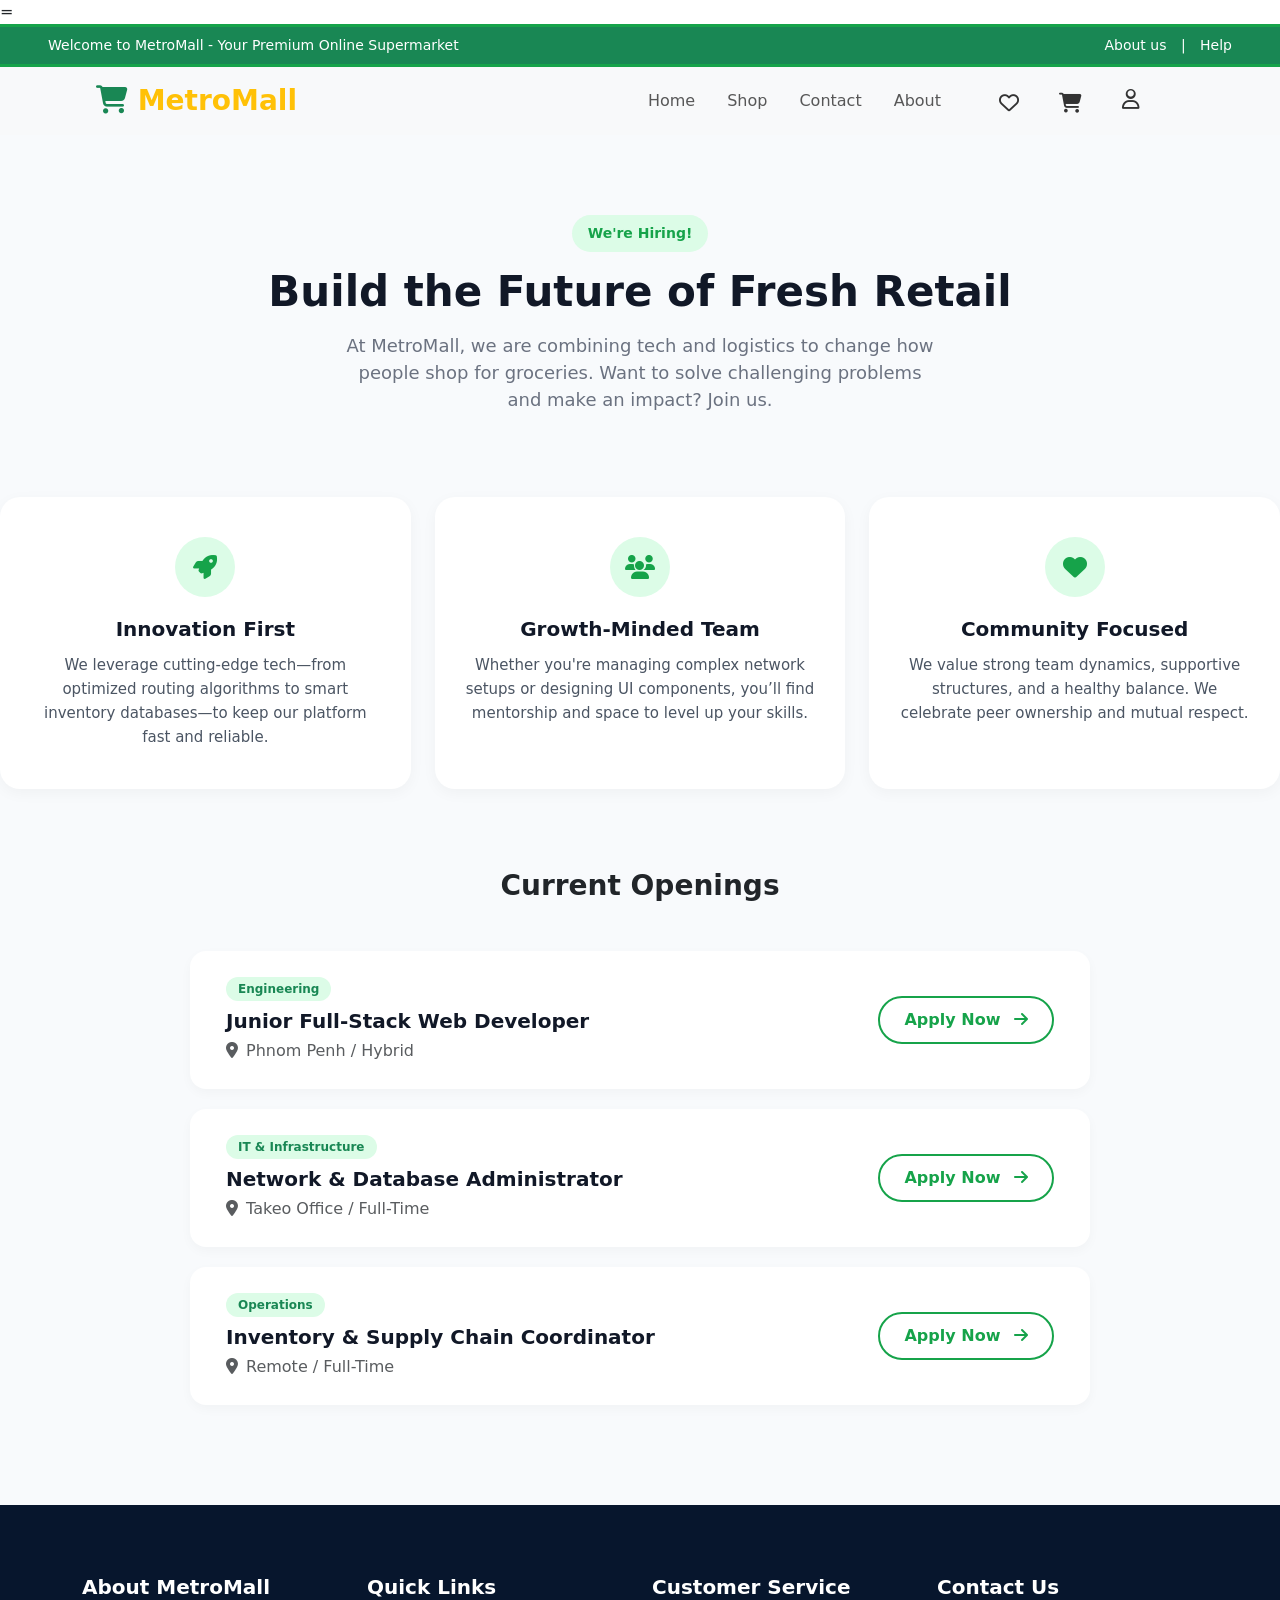
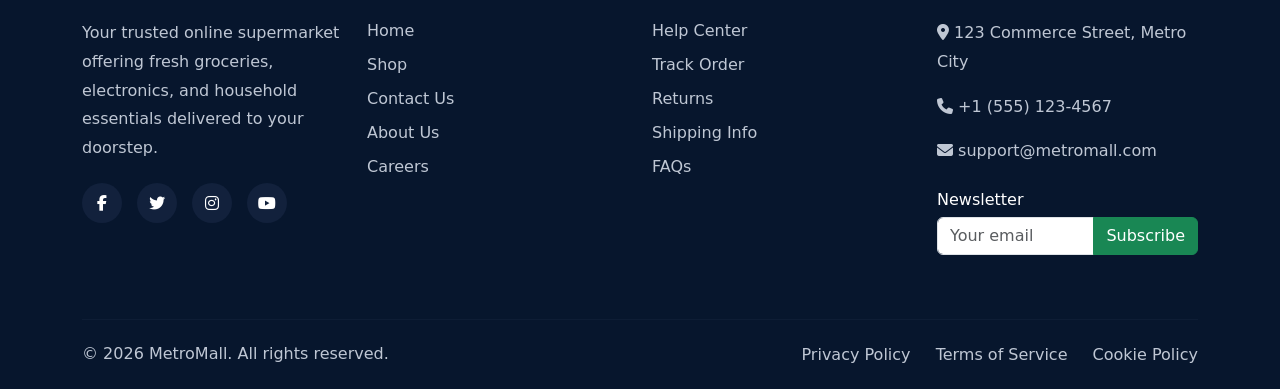
<file: career.html>
=<!doctype html>
<html lang="en">
  <head>
    <meta charset="UTF-8" />
    <meta name="viewport" content="width=device-width, initial-scale=1.0" />
    <title>METROMALL-Contatc</title>
    <link
      href="https://cdn.jsdelivr.net/npm/bootstrap@5.3.3/dist/css/bootstrap.min.css"
      rel="stylesheet"
    />
    <link
      href="https://cdnjs.cloudflare.com/ajax/libs/font-awesome/6.5.2/css/all.min.css"
      rel="stylesheet"
    />
    <link rel="stylesheet" href="style.css">
  </head>
  <body>
    <section class="top-bar">
      <div
        class="container-fluid px-lg-5 px-3 d-flex justify-content-between bg-success p-2">
        <span>Welcome to MetroMall - Your Premium Online Supermarket</span>

        <div>
          <a href="#footer-about">About us</a>
          <a href="#">|</a>
          <a href="#">Help</a>
        </div>
      </div>
    </section>
    <nav class="navbar navbar-expand-lg navbar-light bg-light">
      <div class="container px-lg-5 px-3 d-flex align-items-center justify-content-between ms-5">

        <a class="navbar-brand fw-bold fs-3 text-warning mr-2" href="index.html">
          <i class="fa-solid fa-cart-shopping text-success "></i>
          MetroMall
        </a>
        <button
          class="navbar-toggler"
          type="button"
          data-bs-toggle="collapse"
          data-bs-target="#navbarNav"
          aria-controls="navbarNav"
          aria-expanded="false"
          aria-label="Toggle navigation"
        >
          <span class="navbar-toggler-icon"></span>
        </button>
        <div class="collapse navbar-collapse" id="navbarNav">
          <ul class="navbar-nav ms-auto gap-3">
            <li class="nav-item">
              <a class="nav-link" href="index.html">Home</a>
            </li>
            <li class="nav-item">
              <a class="nav-link" href="shop.html">Shop</a>
            </li>
            <li class="nav-item">
              <a class="nav-link" href="contact.html">Contact</a>
            </li>
            <li class="nav-item">
              <a class="nav-link" href="#footer-about">About</a>
            </li>
          </ul>
        </div>
        <div class="navbar-icons">

    <a href="wishlist.html">
        <i class="fa-regular fa-heart mt-1"></i>
    </a>

    <a href="cart.html">
        <i class="fa-solid fa-cart-shopping mt-1"></i>
    </a>
    <a href="login.html" id="navbar-user-link">
    <i class="fa-regular fa-user"></i>
</a>

        </div>
      </div>
    </nav>
   <section class="careers-section">
  <div class="page-container">
    
    <div class="careers-header text-center">
      <span class="section-tag">We're Hiring!</span>
      <h2 class="section-title">Build the Future of Fresh Retail</h2>
      <p class="section-description mx-auto">
        At MetroMall, we are combining tech and logistics to change how people shop for groceries. Want to solve challenging problems and make an impact? Join us.
      </p>
    </div>

    <div class="row values-grid g-4 mt-2">
      <div class="col-md-4">
        <div class="value-card">
          <div class="value-icon"><i class="fa-solid fa-rocket"></i></div>
          <h5>Innovation First</h5>
          <p>We leverage cutting-edge tech—from optimized routing algorithms to smart inventory databases—to keep our platform fast and reliable.</p>
        </div>
      </div>
      <div class="col-md-4">
        <div class="value-card">
          <div class="value-icon"><i class="fa-solid fa-users"></i></div>
          <h5>Growth-Minded Team</h5>
          <p>Whether you're managing complex network setups or designing UI components, you’ll find mentorship and space to level up your skills.</p>
        </div>
      </div>
      <div class="col-md-4">
        <div class="value-card">
          <div class="value-icon"><i class="fa-solid fa-heart"></i></div>
          <h5>Community Focused</h5>
          <p>We value strong team dynamics, supportive structures, and a healthy balance. We celebrate peer ownership and mutual respect.</p>
        </div>
      </div>
    </div>

    <div class="openings-container">
      <h3 class="text-center fw-bold mb-5 text-dark">Current Openings</h3>
      
      <div class="job-card d-flex justify-content-between align-items-center flex-wrap">
        <div class="job-info">
          <span class="badge bg-success-light text-success mb-2">Engineering</span>
          <h4>Junior Full-Stack Web Developer</h4>
          <p class="mb-0 text-muted"><i class="fa-solid fa-location-dot me-2"></i>Phnom Penh / Hybrid</p>
        </div>
        <div class="job-action">
          <a href="contact.html" class="btn btn-apply">Apply Now <i class="fa-solid fa-arrow-right ms-2"></i></a>
        </div>
      </div>

      <div class="job-card d-flex justify-content-between align-items-center flex-wrap">
        <div class="job-info">
          <span class="badge bg-success-light text-success mb-2">IT & Infrastructure</span>
          <h4>Network & Database Administrator</h4>
          <p class="mb-0 text-muted"><i class="fa-solid fa-location-dot me-2"></i>Takeo Office / Full-Time</p>
        </div>
        <div class="job-action">
          <a href="contact.html" class="btn btn-apply">Apply Now <i class="fa-solid fa-arrow-right ms-2"></i></a>
        </div>
      </div>

      <div class="job-card d-flex justify-content-between align-items-center flex-wrap">
        <div class="job-info">
          <span class="badge bg-success-light text-success mb-2">Operations</span>
          <h4>Inventory & Supply Chain Coordinator</h4>
          <p class="mb-0 text-muted"><i class="fa-solid fa-location-dot me-2"></i>Remote / Full-Time</p>
        </div>
        <div class="job-action">
          <a href="contact.html" class="btn btn-apply">Apply Now <i class="fa-solid fa-arrow-right ms-2"></i></a>
        </div>
      </div>

    </div>

  </div>
</section>

    <!--footer-->
    <footer class="footer">
    <div class="container">

        <div class="row">

            <!-- About -->
            <div class="col-lg-3 col-md-6 mb-4" id="footer-about">
                <h5>About MetroMall</h5>

                <p>
                    Your trusted online supermarket offering
                    fresh groceries, electronics, and household
                    essentials delivered to your doorstep.
                </p>

                <div class="social-icons">
                    <a href="#"><i class="fab fa-facebook-f"></i></a>
                    <a href="#"><i class="fab fa-twitter"></i></a>
                    <a href="#"><i class="fab fa-instagram"></i></a>
                    <a href="#"><i class="fab fa-youtube"></i></a>
                </div>
            </div>

            <!-- Quick Links -->
            <div class="col-lg-3 col-md-6 mb-4">
                <h5>Quick Links</h5>

                <ul class="footer-links">
                    <li><a href="index.html">Home</a></li>
                    <li><a href="shop.html">Shop</a></li>
                    <li><a href="contact.html">Contact Us</a></li>
                    <li><a href="#footer-about">About Us</a></li>
                    <li><a href="career.html">Careers</a></li>
                </ul>
            </div>

            <!-- Customer Service -->
            <div class="col-lg-3 col-md-6 mb-4">
                <h5>Customer Service</h5>

                <ul class="footer-links">
                    <li><a href="#">Help Center</a></li>
                    <li><a href="#">Track Order</a></li>
                    <li><a href="#">Returns</a></li>
                    <li><a href="#">Shipping Info</a></li>
                    <li><a href="#">FAQs</a></li>
                </ul>
            </div>

            <!-- Contact -->
            <div class="col-lg-3 col-md-6 mb-4">
                <h5>Contact Us</h5>

                <p>
                    <i class="fas fa-location-dot"></i>
                    123 Commerce Street, Metro City
                </p>

                <p>
                    <i class="fas fa-phone"></i>
                    +1 (555) 123-4567
                </p>

                <p>
                    <i class="fas fa-envelope"></i>
                    support@metromall.com
                </p>

                <h6 class="mt-4">Newsletter</h6>

                <div class="input-group">
                    <input type="email"
                           class="form-control"
                           placeholder="Your email">

                    <button class="btn btn-success">
                        Subscribe
                    </button>
                </div>
            </div>

        </div>

        <hr>

        <div class="footer-bottom">

            <p>
                © 2026 MetroMall. All rights reserved.
            </p>

            <div>
                <a href="#">Privacy Policy</a>
                <a href="#">Terms of Service</a>
                <a href="#">Cookie Policy</a>
            </div>

        </div>

    </div>
</footer>

<div class="modal fade" id="loginModal" tabindex="-1" aria-labelledby="loginModalLabel" aria-hidden="true">
    <div class="modal-dialog modal-dialog-centered" style="max-width: 400px;">
        <div class="modal-content border-0 shadow p-3">
            <div class="modal-header border-0 justify-content-center position-relative">
                <h4 class="modal-title fw-bold text-center w-100" id="loginModalLabel">Welcome Back</h4>
                <button type="button" class="btn-close position-absolute end-0 top-0 mt-2 me-2" data-bs-dismiss="modal" aria-label="Close"></button>
            </div>
            <div class="modal-body text-center">
                <form id="loginForm">
                    <div class="mb-3 text-start">
                        <label class="form-label small fw-bold text-muted">Your Name</label>
                        <input type="text" id="loginUsername" class="form-control" placeholder="Enter your name" required>
                    </div>
                    <div class="mb-4 text-start">
                        <label class="form-label small fw-bold text-muted">Password</label>
                        <input type="password" class="form-control" placeholder="••••••••" required>
                    </div>
                    <button type="submit" class="btn btn-success w-100 fw-bold py-2">
                        Sign In <i class="fa-solid fa-right-to-bracket ms-2"></i>
                    </button>
                </form>
            </div>
        </div>
    </div>
</div>

    <script src="https://cdn.jsdelivr.net/npm/bootstrap@5.3.3/dist/js/bootstrap.bundle.min.js"></script>
    <script src="script.js"></script>
  </body>
</html>
</file>
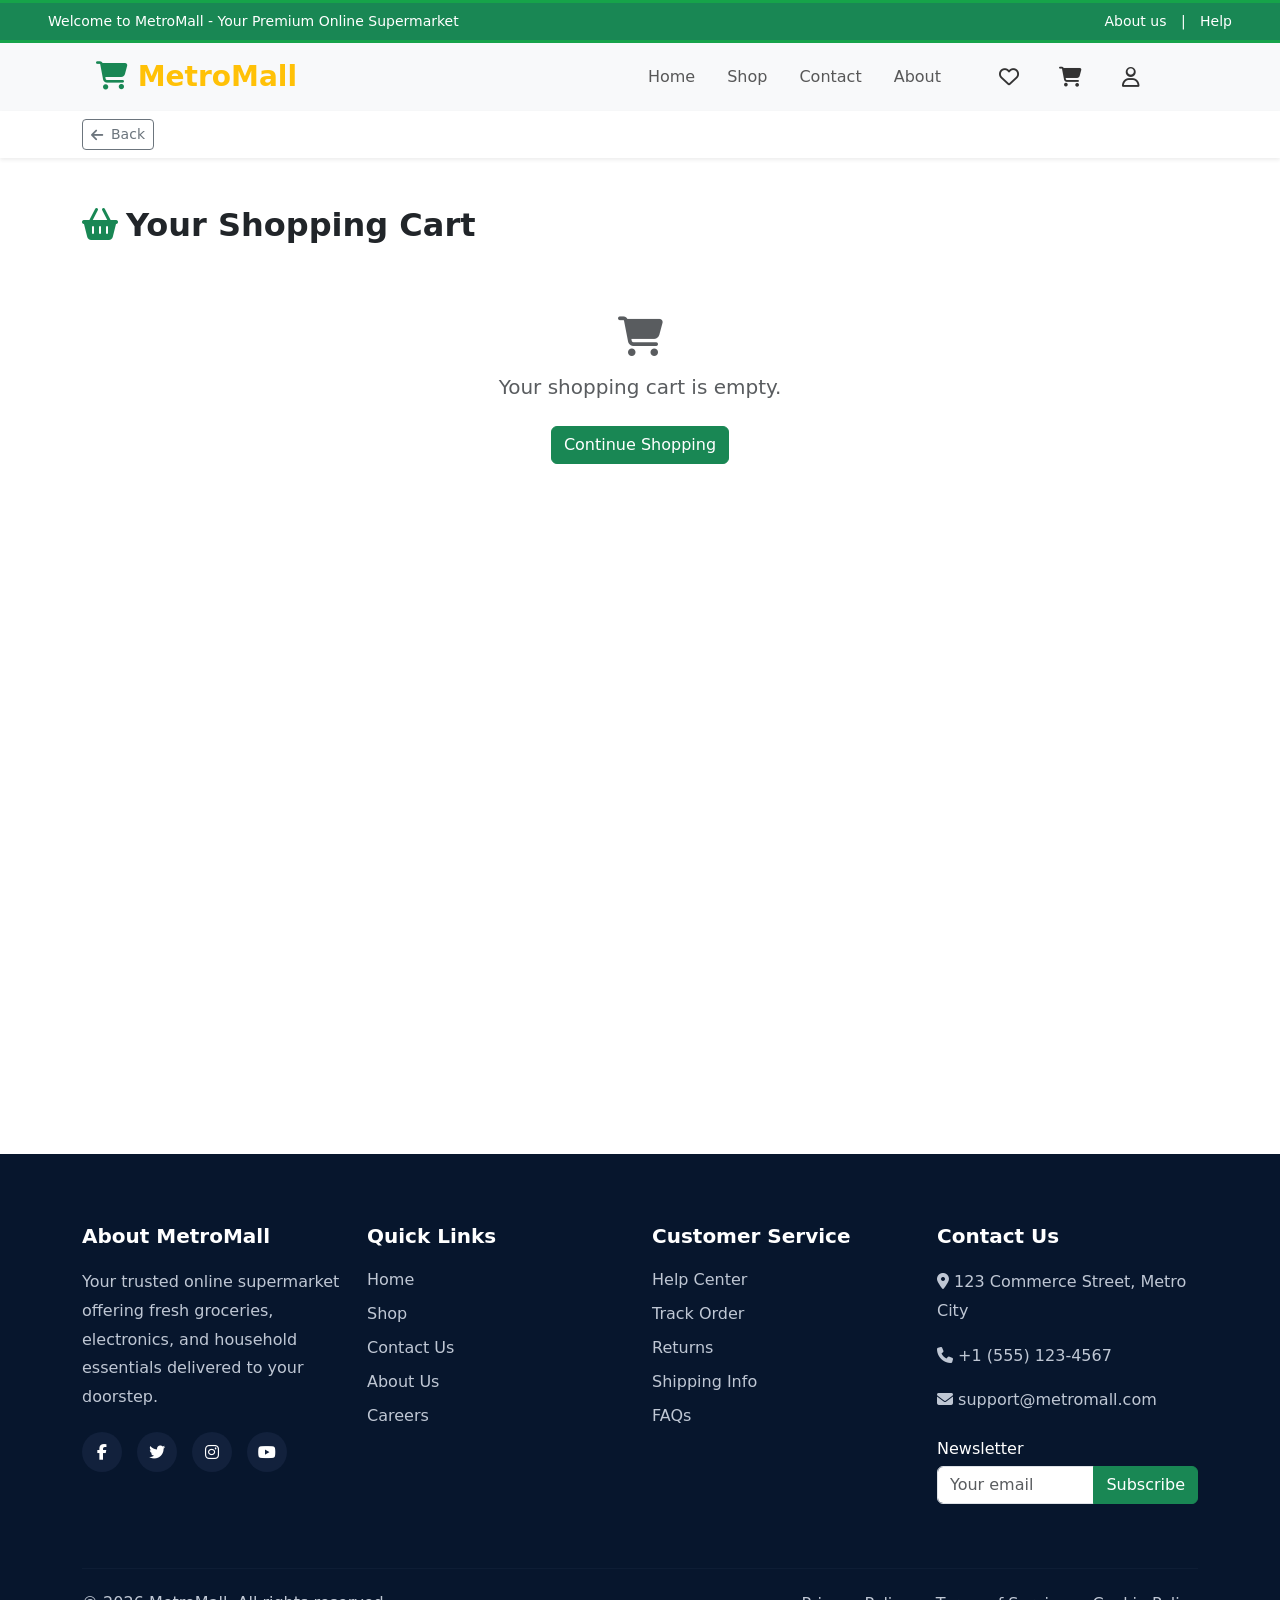
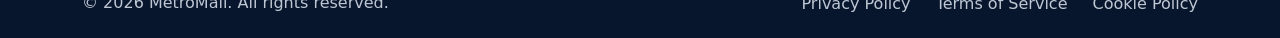
<file: cart.html>
<!doctype html>
<html lang="en">
  <head>
    <meta charset="UTF-8" />
    <meta name="viewport" content="width=device-width, initial-scale=1.0" />
    <title>METROMALL-Cart</title>
    <link
      href="https://cdn.jsdelivr.net/npm/bootstrap@5.3.3/dist/css/bootstrap.min.css"
      rel="stylesheet"
    />
    <link
      href="https://cdnjs.cloudflare.com/ajax/libs/font-awesome/6.5.2/css/all.min.css"
      rel="stylesheet"
    />
    <link rel="stylesheet" href="style.css">
  </head>
  <body>
    <section class="top-bar">
      <div
        class="container-fluid px-lg-5 px-3 d-flex justify-content-between bg-success p-2">
        <span>Welcome to MetroMall - Your Premium Online Supermarket</span>

        <div>
          <a href="#footer-about">About us</a>
          <a href="#">|</a>
          <a href="#">Help</a>
        </div>
      </div>
    </section>
    <nav class="navbar navbar-expand-lg navbar-light bg-light">
      <div class="container px-lg-5 px-3 d-flex align-items-center justify-content-between ms-5">

        <a class="navbar-brand fw-bold fs-3 text-warning mr-2" href="index.html">
          <i class="fa-solid fa-cart-shopping text-success "></i>
          MetroMall
        </a>
        <button
          class="navbar-toggler"
          type="button"
          data-bs-toggle="collapse"
          data-bs-target="#navbarNav"
          aria-controls="navbarNav"
          aria-expanded="false"
          aria-label="Toggle navigation"
        >
          <span class="navbar-toggler-icon"></span>
        </button>
        <div class="collapse navbar-collapse" id="navbarNav">
          <ul class="navbar-nav ms-auto gap-3">
            <li class="nav-item">
              <a class="nav-link" href="index.html">Home</a>
            </li>
            <li class="nav-item">
              <a class="nav-link" href="shop.html">Shop</a>
            </li>
            <li class="nav-item">
              <a class="nav-link" href="contact.html">Contact</a>
            </li>
            <li class="nav-item">
              <a class="nav-link" href="#footer-about">About</a>
            </li>
          </ul>
        </div>
        <div class="navbar-icons">

    <a href="wishlist.html">
        <i class="fa-regular fa-heart mt-1"></i>
    </a>

    <a href="cart.html">
        <i class="fa-solid fa-cart-shopping mt-1"></i>
    </a>

    <a href="login.html" id="navbar-user-link">
    <i class="fa-regular fa-user"></i>
</a>
        </div>
      </div>
    </nav>
    <nav class="navbar navbar-light bg-white shadow-sm mb-4">
    <div class="container d-flex justify-content-between align-items-center">
        <a href="#" onclick="history.back(); return false;" class="btn btn-outline-secondary btn-sm d-flex align-items-center gap-2">
    <i class="fa-solid fa-arrow-left"></i> <span>Back</span>
</a>
        <div style="width: 75px;" class="d-none d-md-block"></div>
    </div>
</nav>
<div class="container my-5 min-vh-100">
        <h2 class="fw-bold mb-4"><i class="fa-solid fa-basket-shopping text-success me-2"></i>Your Shopping Cart</h2>
        
        <div id="cart-container">
            <p class="text-muted">Loading your cart items...</p>
        </div>
    </div>



    <!--footer-->
    <footer class="footer">
    <div class="container">

        <div class="row">

            <!-- About -->
            <div class="col-lg-3 col-md-6 mb-4" id="footer-about">
                <h5>About MetroMall</h5>

                <p>
                    Your trusted online supermarket offering
                    fresh groceries, electronics, and household
                    essentials delivered to your doorstep.
                </p>

                <div class="social-icons">
                    <a href="#"><i class="fab fa-facebook-f"></i></a>
                    <a href="#"><i class="fab fa-twitter"></i></a>
                    <a href="#"><i class="fab fa-instagram"></i></a>
                    <a href="#"><i class="fab fa-youtube"></i></a>
                </div>
            </div>

            <!-- Quick Links -->
            <div class="col-lg-3 col-md-6 mb-4">
                <h5>Quick Links</h5>

                <ul class="footer-links">
                    <li><a href="index.html">Home</a></li>
                    <li><a href="shop.html">Shop</a></li>
                    <li><a href="contact.html">Contact Us</a></li>
                    <li><a href="#footer-about">About Us</a></li>
                    <li><a href="career.html">Careers</a></li>
                </ul>
            </div>

            <!-- Customer Service -->
            <div class="col-lg-3 col-md-6 mb-4">
                <h5>Customer Service</h5>

                <ul class="footer-links">
                    <li><a href="#">Help Center</a></li>
                    <li><a href="#">Track Order</a></li>
                    <li><a href="#">Returns</a></li>
                    <li><a href="#">Shipping Info</a></li>
                    <li><a href="#">FAQs</a></li>
                </ul>
            </div>

            <!-- Contact -->
            <div class="col-lg-3 col-md-6 mb-4">
                <h5>Contact Us</h5>

                <p>
                    <i class="fas fa-location-dot"></i>
                    123 Commerce Street, Metro City
                </p>

                <p>
                    <i class="fas fa-phone"></i>
                    +1 (555) 123-4567
                </p>

                <p>
                    <i class="fas fa-envelope"></i>
                    support@metromall.com
                </p>

                <h6 class="mt-4">Newsletter</h6>

                <div class="input-group">
                    <input type="email"
                           class="form-control"
                           placeholder="Your email">

                    <button class="btn btn-success">
                        Subscribe
                    </button>
                </div>
            </div>

        </div>

        <hr>

        <div class="footer-bottom">

            <p>
                © 2026 MetroMall. All rights reserved.
            </p>

            <div>
                <a href="#">Privacy Policy</a>
                <a href="#">Terms of Service</a>
                <a href="#">Cookie Policy</a>
            </div>

        </div>

    </div>
</footer>
<div class="modal fade" id="loginModal" tabindex="-1" aria-labelledby="loginModalLabel" aria-hidden="true">
    <div class="modal-dialog modal-dialog-centered" style="max-width: 400px;">
        <div class="modal-content border-0 shadow p-3">
            <div class="modal-header border-0 justify-content-center position-relative">
                <h4 class="modal-title fw-bold text-center w-100" id="loginModalLabel">Welcome Back</h4>
                <button type="button" class="btn-close position-absolute end-0 top-0 mt-2 me-2" data-bs-dismiss="modal" aria-label="Close"></button>
            </div>
            <div class="modal-body text-center">
                <form id="loginForm">
                    <div class="mb-3 text-start">
                        <label class="form-label small fw-bold text-muted">Your Name</label>
                        <input type="text" id="loginUsername" class="form-control" placeholder="Enter your name" required>
                    </div>
                    <div class="mb-4 text-start">
                        <label class="form-label small fw-bold text-muted">Password</label>
                        <input type="password" class="form-control" placeholder="••••••••" required>
                    </div>
                    <button type="submit" class="btn btn-success w-100 fw-bold py-2">
                        Sign In <i class="fa-solid fa-right-to-bracket ms-2"></i>
                    </button>
                </form>
            </div>
        </div>
    </div>
</div>

    <script src="https://cdn.jsdelivr.net/npm/bootstrap@5.3.3/dist/js/bootstrap.bundle.min.js"></script>
    <script src="cart.js"></script>
    <script src="script.js"></script>
  </body>
</html>
</file>
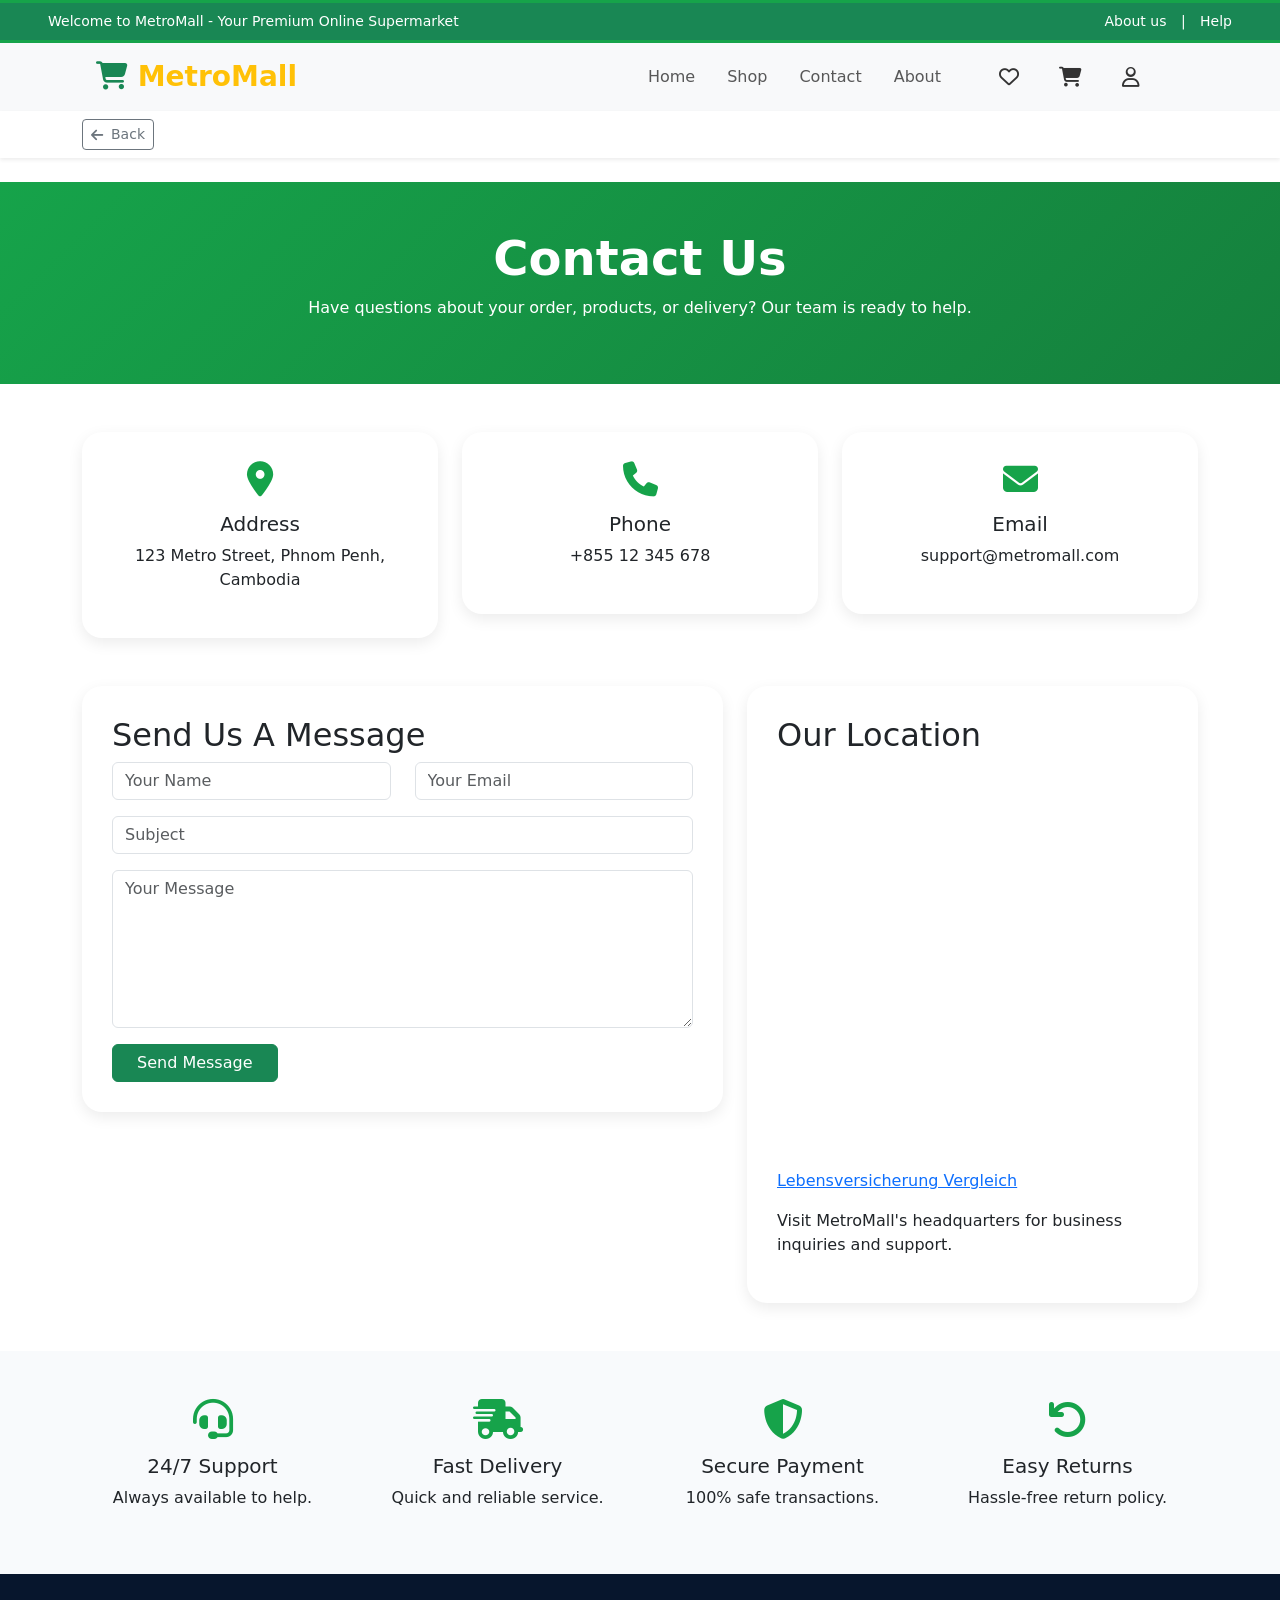
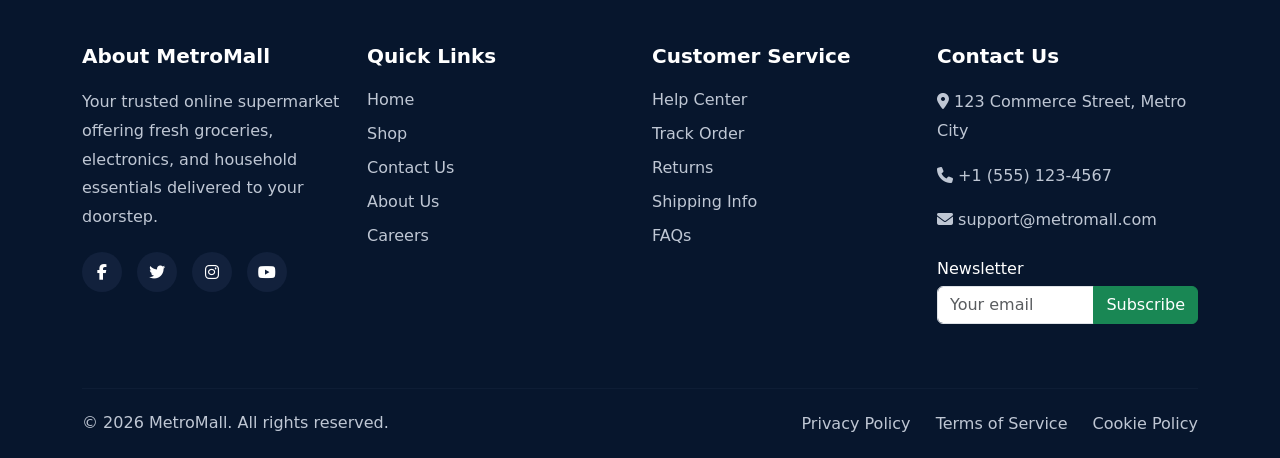
<file: contact.html>
<!doctype html>
<html lang="en">
  <head>
    <meta charset="UTF-8" />
    <meta name="viewport" content="width=device-width, initial-scale=1.0" />
    <title>METROMALL-Contatc</title>
    <link
      href="https://cdn.jsdelivr.net/npm/bootstrap@5.3.3/dist/css/bootstrap.min.css"
      rel="stylesheet"
    />
    <link
      href="https://cdnjs.cloudflare.com/ajax/libs/font-awesome/6.5.2/css/all.min.css"
      rel="stylesheet"
    />
    <link rel="stylesheet" href="style.css" >
  </head>
  <body>
    <section class="top-bar">
      <div
        class="container-fluid px-lg-5 px-3 d-flex justify-content-between bg-success p-2">
        <span>Welcome to MetroMall - Your Premium Online Supermarket</span>

        <div>
          <a href="#footer-about">About us</a>
          <a href="#">|</a>
          <a href="#">Help</a>
        </div>
      </div>
    </section>
    <nav class="navbar navbar-expand-lg navbar-light bg-light">
      <div class="container px-lg-5 px-3 d-flex align-items-center justify-content-between ms-5">

        <a class="navbar-brand fw-bold fs-3 text-warning mr-2" href="index.html">
          <i class="fa-solid fa-cart-shopping text-success "></i>
          MetroMall
        </a>
        <button
          class="navbar-toggler"
          type="button"
          data-bs-toggle="collapse"
          data-bs-target="#navbarNav"
          aria-controls="navbarNav"
          aria-expanded="false"
          aria-label="Toggle navigation"
        >
          <span class="navbar-toggler-icon"></span>
        </button>
        <div class="collapse navbar-collapse" id="navbarNav">
          <ul class="navbar-nav ms-auto gap-3">
            <li class="nav-item">
              <a class="nav-link" href="index.html">Home</a>
            </li>
            <li class="nav-item">
              <a class="nav-link" href="shop.html">Shop</a>
            </li>
            <li class="nav-item">
              <a class="nav-link" href="contact.html">Contact</a>
            </li>
            <li class="nav-item">
              <a class="nav-link" href="#footer-about">About</a>
            </li>
          </ul>
        </div>
        <div class="navbar-icons">

    <a href="wishlist.html">
        <i class="fa-regular fa-heart mt-1"></i>
    </a>

    <a href="cart.html">
        <i class="fa-solid fa-cart-shopping mt-1"></i>
    </a>
    <a href="login.html" id="navbar-user-link">
    <i class="fa-regular fa-user"></i>
</a>

        </div>
      </div>
    </nav>
    <!-- Contact Hero Section -->
<nav class="navbar navbar-light bg-white shadow-sm mb-4">
        <div class="container d-flex justify-content-between align-items-center">
            <a href="#" onclick="history.back(); return false;" class="btn btn-outline-secondary btn-sm d-flex align-items-center gap-2">
                <i class="fa-solid fa-arrow-left"></i> <span>Back</span>
            </a>
            <a class="navbar-brand fw-bold text-success m-0" href="index.html">
            </a>
            <div style="width: 75px;" class="d-none d-md-block"></div>
        </div>
    </nav>

<section class="contact-hero py-5">
    <div class="container text-center">
        <h1>Contact Us</h1>
        <p>
            Have questions about your order, products, or delivery?
            Our team is ready to help.
        </p>
    </div>
</section>

<!-- Contact Information -->

<section class="py-5">
    <div class="container">
    <div class="row g-4">

        <div class="col-md-4">
            <div class="contact-card text-center">
                <i class="fa-solid fa-location-dot"></i>
                <h5>Address</h5>
                <p>
                    123 Metro Street,
                    Phnom Penh, Cambodia
                </p>
            
            </div>
        </div>

        <div class="col-md-4">
            <div class="contact-card text-center">
                <i class="fa-solid fa-phone"></i>
                <h5>Phone</h5>
                <p>+855 12 345 678</p>
            </div>
        </div>

        <div class="col-md-4">
            <div class="contact-card text-center">
                <i class="fa-solid fa-envelope"></i>
                <h5>Email</h5>
                <p>support@metromall.com</p>
            </div>
        </div>

    </div>

</div>
</section>

<!-- Contact Form -->
<section class="pb-5">
    <div class="container">
    <div class="row">

        <div class="col-lg-7">

            <div class="contact-form">

                <h2>Send Us A Message</h2>

                <form>

                    <div class="row">

                        <div class="col-md-6 mb-3">
                            <input
                                type="text"
                                class="form-control"
                                placeholder="Your Name">
                        </div>

                        <div class="col-md-6 mb-3">
                            <input
                                type="email"
                                class="form-control"
                                placeholder="Your Email">
                        </div>

                    </div>

                    <div class="mb-3">
                        <input
                            type="text"
                            class="form-control"
                            placeholder="Subject">
                    </div>

                    <div class="mb-3">
                        <textarea
                            class="form-control"
                            rows="6"
                            placeholder="Your Message"></textarea>
                    </div>

                    <button
                        type="submit"
                        class="btn btn-success px-4">

                        Send Message </button>
                </form>

            </div>

        </div>

        <div class="col-lg-5">

            <div class="map-box">

                <h2>Our Location</h2>

                    <iframe width="465" height="400" frameborder="0" scrolling="no" marginheight="0" marginwidth="0" id="gmap_canvas" src="https://maps.google.com/maps?width=520&amp;height=400&amp;hl=en&amp;q=123%20%20Phnom%20Penh+(metromall)&amp;t=&amp;z=15&amp;ie=UTF8&amp;iwloc=B&amp;output=embed"></iframe> <a href='https://www.versicherungen.at/lebensversicherung/'>Lebensversicherung Vergleich</a> <script type='text/javascript' src='https://embedmaps.com/google-maps-authorization/script.js?id=ce501b35af37c382c12be77a43d35631cac10a00'></script>

                <p class="mt-3">
                    Visit MetroMall's headquarters
                    for business inquiries and support.
                </p>

            </div>

        </div>

    </div>

</div>

</section>

<!-- Support Features -->

<section class="support-section py-5">
<div class="container">

    <div class="row text-center">

        <div class="col-md-3">
            <i class="fa-solid fa-headset"></i>
            <h5>24/7 Support</h5>
            <p>Always available to help.</p>
        </div>

        <div class="col-md-3">
            <i class="fa-solid fa-truck-fast"></i>
            <h5>Fast Delivery</h5>
            <p>Quick and reliable service.</p>
        </div>

        <div class="col-md-3">
            <i class="fa-solid fa-shield-halved"></i>
            <h5>Secure Payment</h5>
            <p>100% safe transactions.</p>
        </div>

        <div class="col-md-3">
            <i class="fa-solid fa-arrow-rotate-left"></i>
            <h5>Easy Returns</h5>
            <p>Hassle-free return policy.</p>
        </div>

    </div>

</div>

</section>

    <!--footer-->
    <footer class="footer">
    <div class="container">

        <div class="row">

            <!-- About -->
            <div class="col-lg-3 col-md-6 mb-4" id="footer-about">
                <h5>About MetroMall</h5>

                <p>
                    Your trusted online supermarket offering
                    fresh groceries, electronics, and household
                    essentials delivered to your doorstep.
                </p>

                <div class="social-icons">
                    <a href="#"><i class="fab fa-facebook-f"></i></a>
                    <a href="#"><i class="fab fa-twitter"></i></a>
                    <a href="#"><i class="fab fa-instagram"></i></a>
                    <a href="#"><i class="fab fa-youtube"></i></a>
                </div>
            </div>

            <!-- Quick Links -->
            <div class="col-lg-3 col-md-6 mb-4">
                <h5>Quick Links</h5>

                <ul class="footer-links">
                    <li><a href="index.html">Home</a></li>
                    <li><a href="shop.html">Shop</a></li>
                    <li><a href="contact.html">Contact Us</a></li>
                    <li><a href="#footer-about">About Us</a></li>
                    <li><a href="career.html">Careers</a></li>
                </ul>
            </div>

            <!-- Customer Service -->
            <div class="col-lg-3 col-md-6 mb-4">
                <h5>Customer Service</h5>

                <ul class="footer-links">
                    <li><a href="#">Help Center</a></li>
                    <li><a href="#">Track Order</a></li>
                    <li><a href="#">Returns</a></li>
                    <li><a href="#">Shipping Info</a></li>
                    <li><a href="#">FAQs</a></li>
                </ul>
            </div>

            <!-- Contact -->
            <div class="col-lg-3 col-md-6 mb-4">
                <h5>Contact Us</h5>

                <p>
                    <i class="fas fa-location-dot"></i>
                    123 Commerce Street, Metro City
                </p>

                <p>
                    <i class="fas fa-phone"></i>
                    +1 (555) 123-4567
                </p>

                <p>
                    <i class="fas fa-envelope"></i>
                    support@metromall.com
                </p>

                <h6 class="mt-4">Newsletter</h6>

                <div class="input-group">
                    <input type="email"
                           class="form-control"
                           placeholder="Your email">

                    <button class="btn btn-success">
                        Subscribe
                    </button>
                </div>
            </div>

        </div>

        <hr>

        <div class="footer-bottom">

            <p>
                © 2026 MetroMall. All rights reserved.
            </p>

            <div>
                <a href="#">Privacy Policy</a>
                <a href="#">Terms of Service</a>
                <a href="#">Cookie Policy</a>
            </div>

        </div>

    </div>
</footer>

<div class="modal fade" id="loginModal" tabindex="-1" aria-labelledby="loginModalLabel" aria-hidden="true">
    <div class="modal-dialog modal-dialog-centered" style="max-width: 400px;">
        <div class="modal-content border-0 shadow p-3">
            <div class="modal-header border-0 justify-content-center position-relative">
                <h4 class="modal-title fw-bold text-center w-100" id="loginModalLabel">Welcome Back</h4>
                <button type="button" class="btn-close position-absolute end-0 top-0 mt-2 me-2" data-bs-dismiss="modal" aria-label="Close"></button>
            </div>
            <div class="modal-body text-center">
                <form id="loginForm">
                    <div class="mb-3 text-start">
                        <label class="form-label small fw-bold text-muted">Your Name</label>
                        <input type="text" id="loginUsername" class="form-control" placeholder="Enter your name" required>
                    </div>
                    <div class="mb-4 text-start">
                        <label class="form-label small fw-bold text-muted">Password</label>
                        <input type="password" class="form-control" placeholder="••••••••" required>
                    </div>
                    <button type="submit" class="btn btn-success w-100 fw-bold py-2">
                        Sign In <i class="fa-solid fa-right-to-bracket ms-2"></i>
                    </button>
                </form>
            </div>
        </div>
    </div>
</div>

    <script src="https://cdn.jsdelivr.net/npm/bootstrap@5.3.3/dist/js/bootstrap.bundle.min.js"></script>
    <script src="script.js"></script>
  </body>
</html>
</file>
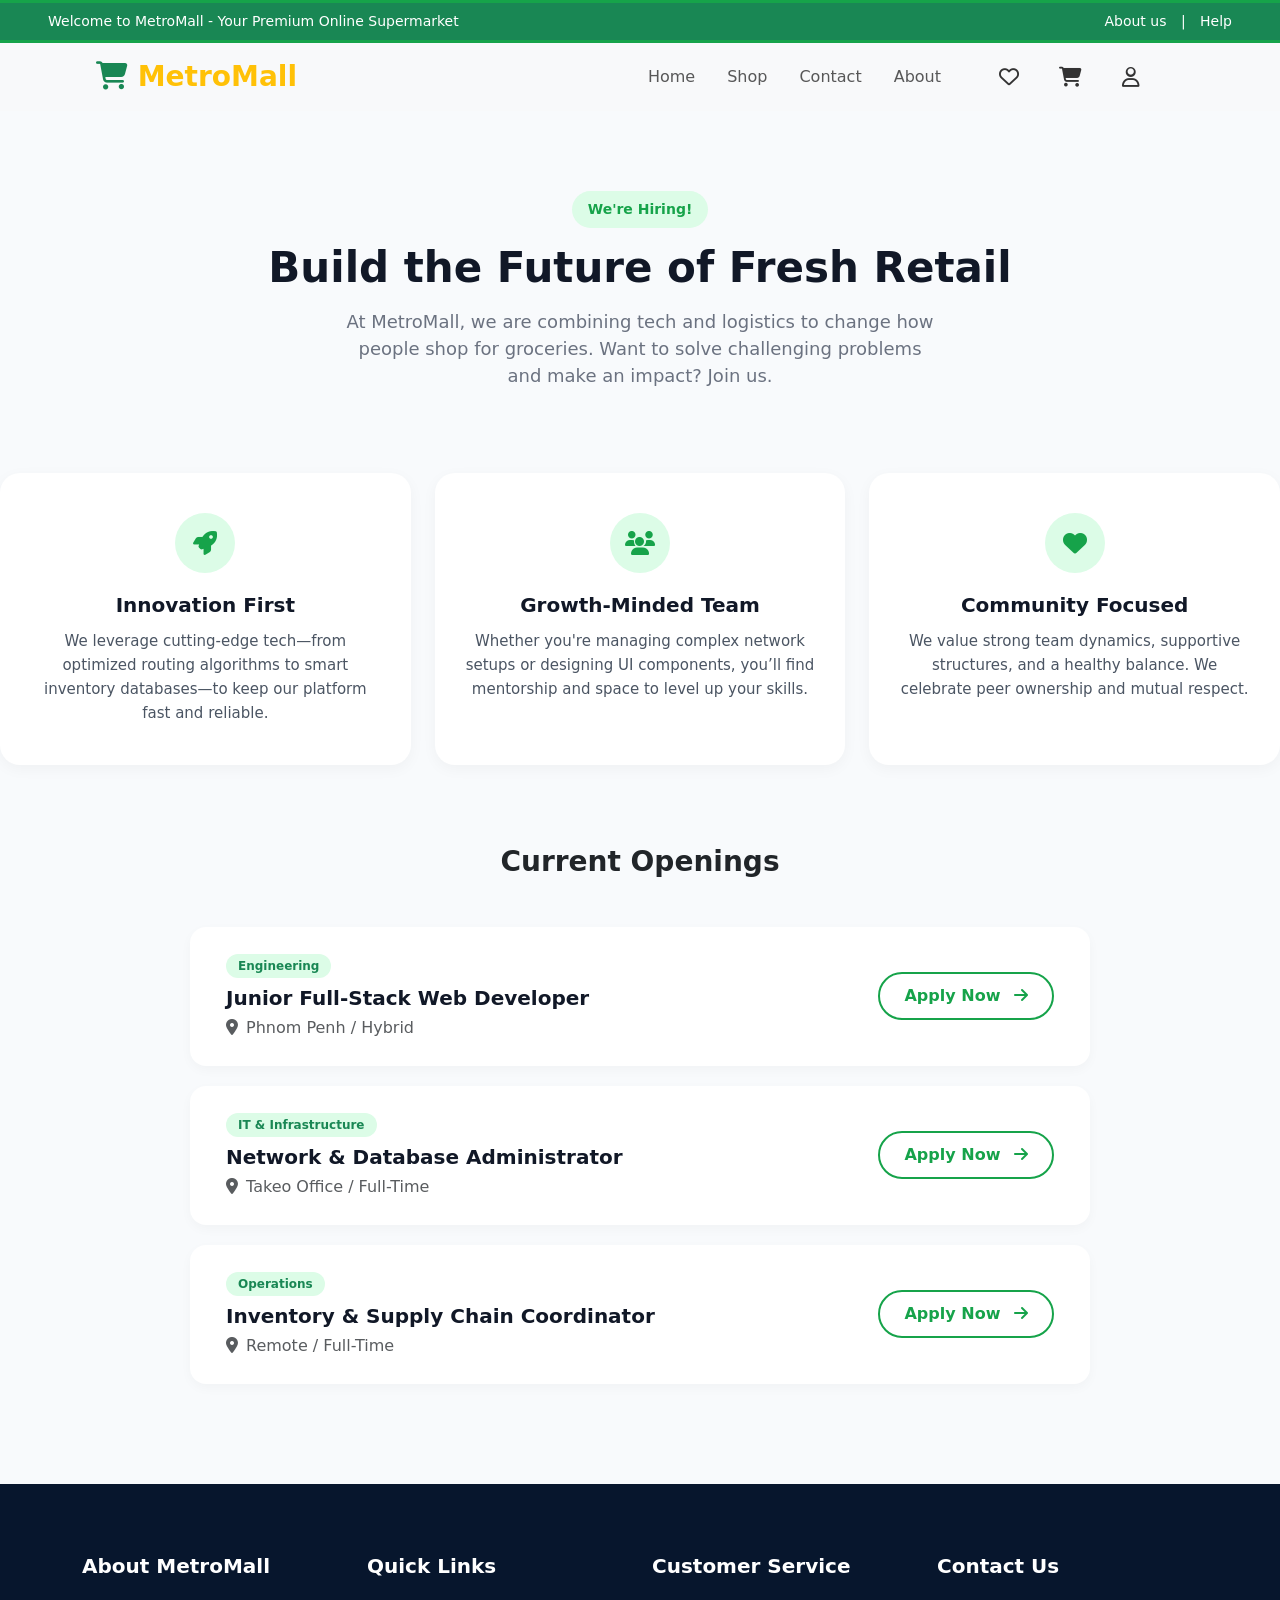
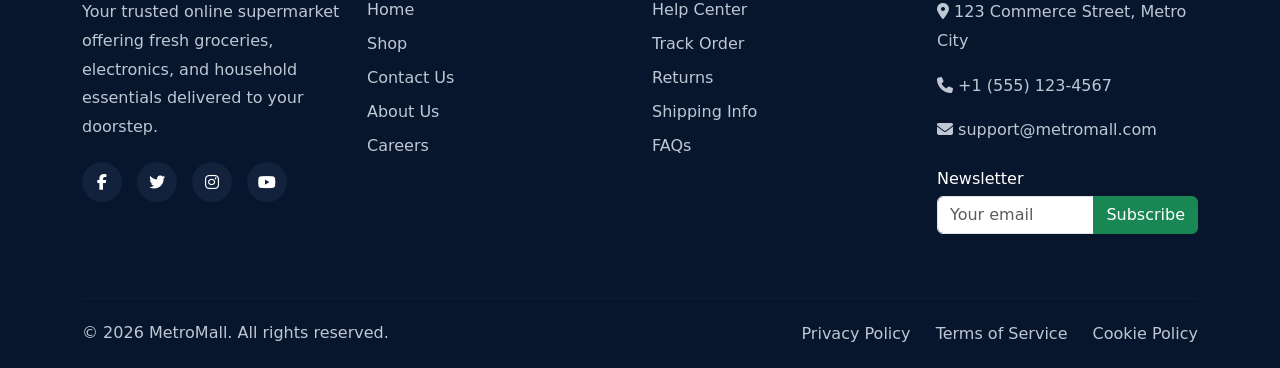
<file: home.html>
<!doctype html>
<html lang="en">
  <head>
    <meta charset="UTF-8" />
    <meta name="viewport" content="width=device-width, initial-scale=1.0" />
    <title>METROMALL-Contatc</title>
    <link
      href="https://cdn.jsdelivr.net/npm/bootstrap@5.3.3/dist/css/bootstrap.min.css"
      rel="stylesheet"
    />
    <link
      href="https://cdnjs.cloudflare.com/ajax/libs/font-awesome/6.5.2/css/all.min.css"
      rel="stylesheet"
    />
    <link rel="stylesheet" href="style.css">
  </head>
  <body>
    <section class="top-bar">
      <div
        class="container-fluid px-lg-5 px-3 d-flex justify-content-between bg-success p-2">
        <span>Welcome to MetroMall - Your Premium Online Supermarket</span>

        <div>
          <a href="#footer-about">About us</a>
          <a href="#">|</a>
          <a href="#">Help</a>
        </div>
      </div>
    </section>
    <nav class="navbar navbar-expand-lg navbar-light bg-light">
      <div class="container px-lg-5 px-3 d-flex align-items-center justify-content-between ms-5">

        <a class="navbar-brand fw-bold fs-3 text-warning mr-2" href="index.html">
          <i class="fa-solid fa-cart-shopping text-success "></i>
          MetroMall
        </a>
        <button
          class="navbar-toggler"
          type="button"
          data-bs-toggle="collapse"
          data-bs-target="#navbarNav"
          aria-controls="navbarNav"
          aria-expanded="false"
          aria-label="Toggle navigation"
        >
          <span class="navbar-toggler-icon"></span>
        </button>
        <div class="collapse navbar-collapse" id="navbarNav">
          <ul class="navbar-nav ms-auto gap-3">
            <li class="nav-item">
              <a class="nav-link" href="index.html">Home</a>
            </li>
            <li class="nav-item">
              <a class="nav-link" href="shop.html">Shop</a>
            </li>
            <li class="nav-item">
              <a class="nav-link" href="contact.html">Contact</a>
            </li>
            <li class="nav-item">
              <a class="nav-link" href="#footer-about">About</a>
            </li>
          </ul>
        </div>
        <div class="navbar-icons">

    <a href="wishlist.html">
        <i class="fa-regular fa-heart mt-1"></i>
    </a>

    <a href="cart.html">
        <i class="fa-solid fa-cart-shopping mt-1"></i>
    </a>
    <a href="login.html" id="navbar-user-link">
    <i class="fa-regular fa-user"></i>
</a>

        </div>
      </div>
    </nav>
    <section class="careers-section">
  <div class="page-container">
    
    <div class="careers-header text-center">
      <span class="section-tag">We're Hiring!</span>
      <h2 class="section-title">Build the Future of Fresh Retail</h2>
      <p class="section-description mx-auto">
        At MetroMall, we are combining tech and logistics to change how people shop for groceries. Want to solve challenging problems and make an impact? Join us.
      </p>
    </div>

    <div class="row values-grid g-4 mt-2">
      <div class="col-md-4">
        <div class="value-card">
          <div class="value-icon"><i class="fa-solid fa-rocket"></i></div>
          <h5>Innovation First</h5>
          <p>We leverage cutting-edge tech—from optimized routing algorithms to smart inventory databases—to keep our platform fast and reliable.</p>
        </div>
      </div>
      <div class="col-md-4">
        <div class="value-card">
          <div class="value-icon"><i class="fa-solid fa-users"></i></div>
          <h5>Growth-Minded Team</h5>
          <p>Whether you're managing complex network setups or designing UI components, you’ll find mentorship and space to level up your skills.</p>
        </div>
      </div>
      <div class="col-md-4">
        <div class="value-card">
          <div class="value-icon"><i class="fa-solid fa-heart"></i></div>
          <h5>Community Focused</h5>
          <p>We value strong team dynamics, supportive structures, and a healthy balance. We celebrate peer ownership and mutual respect.</p>
        </div>
      </div>
    </div>

    <div class="openings-container">
      <h3 class="text-center fw-bold mb-5 text-dark">Current Openings</h3>
      
      <div class="job-card d-flex justify-content-between align-items-center flex-wrap">
        <div class="job-info">
          <span class="badge bg-success-light text-success mb-2">Engineering</span>
          <h4>Junior Full-Stack Web Developer</h4>
          <p class="mb-0 text-muted"><i class="fa-solid fa-location-dot me-2"></i>Phnom Penh / Hybrid</p>
        </div>
        <div class="job-action">
          <a href="#" class="btn btn-apply">Apply Now <i class="fa-solid fa-arrow-right ms-2"></i></a>
        </div>
      </div>

      <div class="job-card d-flex justify-content-between align-items-center flex-wrap">
        <div class="job-info">
          <span class="badge bg-success-light text-success mb-2">IT & Infrastructure</span>
          <h4>Network & Database Administrator</h4>
          <p class="mb-0 text-muted"><i class="fa-solid fa-location-dot me-2"></i>Takeo Office / Full-Time</p>
        </div>
        <div class="job-action">
          <a href="#" class="btn btn-apply">Apply Now <i class="fa-solid fa-arrow-right ms-2"></i></a>
        </div>
      </div>

      <div class="job-card d-flex justify-content-between align-items-center flex-wrap">
        <div class="job-info">
          <span class="badge bg-success-light text-success mb-2">Operations</span>
          <h4>Inventory & Supply Chain Coordinator</h4>
          <p class="mb-0 text-muted"><i class="fa-solid fa-location-dot me-2"></i>Remote / Full-Time</p>
        </div>
        <div class="job-action">
          <a href="#" class="btn btn-apply">Apply Now <i class="fa-solid fa-arrow-right ms-2"></i></a>
        </div>
      </div>

    </div>

  </div>
</section>
   
    <!--footer-->
    <footer class="footer">
    <div class="container">

        <div class="row">

            <!-- About -->
            <div class="col-lg-3 col-md-6 mb-4" id="footer-about">
                <h5>About MetroMall</h5>

                <p>
                    Your trusted online supermarket offering
                    fresh groceries, electronics, and household
                    essentials delivered to your doorstep.
                </p>

                <div class="social-icons">
                    <a href="#"><i class="fab fa-facebook-f"></i></a>
                    <a href="#"><i class="fab fa-twitter"></i></a>
                    <a href="#"><i class="fab fa-instagram"></i></a>
                    <a href="#"><i class="fab fa-youtube"></i></a>
                </div>
            </div>

            <!-- Quick Links -->
            <div class="col-lg-3 col-md-6 mb-4">
                <h5>Quick Links</h5>

                <ul class="footer-links">
                    <li><a href="index.html">Home</a></li>
                    <li><a href="shop.html">Shop</a></li>
                    <li><a href="contact.html">Contact Us</a></li>
                    <li><a href="#footer-about">About Us</a></li>
                    <li><a href="career.html">Careers</a></li>
                </ul>
            </div>

            <!-- Customer Service -->
            <div class="col-lg-3 col-md-6 mb-4">
                <h5>Customer Service</h5>

                <ul class="footer-links">
                    <li><a href="#">Help Center</a></li>
                    <li><a href="#">Track Order</a></li>
                    <li><a href="#">Returns</a></li>
                    <li><a href="#">Shipping Info</a></li>
                    <li><a href="#">FAQs</a></li>
                </ul>
            </div>

            <!-- Contact -->
            <div class="col-lg-3 col-md-6 mb-4">
                <h5>Contact Us</h5>

                <p>
                    <i class="fas fa-location-dot"></i>
                    123 Commerce Street, Metro City
                </p>

                <p>
                    <i class="fas fa-phone"></i>
                    +1 (555) 123-4567
                </p>

                <p>
                    <i class="fas fa-envelope"></i>
                    support@metromall.com
                </p>

                <h6 class="mt-4">Newsletter</h6>

                <div class="input-group">
                    <input type="email"
                           class="form-control"
                           placeholder="Your email">

                    <button class="btn btn-success">
                        Subscribe
                    </button>
                </div>
            </div>

        </div>

        <hr>

        <div class="footer-bottom">

            <p>
                © 2026 MetroMall. All rights reserved.
            </p>

            <div>
                <a href="#">Privacy Policy</a>
                <a href="#">Terms of Service</a>
                <a href="#">Cookie Policy</a>
            </div>

        </div>

    </div>
</footer>

<div class="modal fade" id="loginModal" tabindex="-1" aria-labelledby="loginModalLabel" aria-hidden="true">
    <div class="modal-dialog modal-dialog-centered" style="max-width: 400px;">
        <div class="modal-content border-0 shadow p-3">
            <div class="modal-header border-0 justify-content-center position-relative">
                <h4 class="modal-title fw-bold text-center w-100" id="loginModalLabel">Welcome Back</h4>
                <button type="button" class="btn-close position-absolute end-0 top-0 mt-2 me-2" data-bs-dismiss="modal" aria-label="Close"></button>
            </div>
            <div class="modal-body text-center">
                <form id="loginForm">
                    <div class="mb-3 text-start">
                        <label class="form-label small fw-bold text-muted">Your Name</label>
                        <input type="text" id="loginUsername" class="form-control" placeholder="Enter your name" required>
                    </div>
                    <div class="mb-4 text-start">
                        <label class="form-label small fw-bold text-muted">Password</label>
                        <input type="password" class="form-control" placeholder="••••••••" required>
                    </div>
                    <button type="submit" class="btn btn-success w-100 fw-bold py-2">
                        Sign In <i class="fa-solid fa-right-to-bracket ms-2"></i>
                    </button>
                </form>
            </div>
        </div>
    </div>
</div>

    <script src="https://cdn.jsdelivr.net/npm/bootstrap@5.3.3/dist/js/bootstrap.bundle.min.js"></script>
    <script src="script.js"></script>
  </body>
</html>
</file>
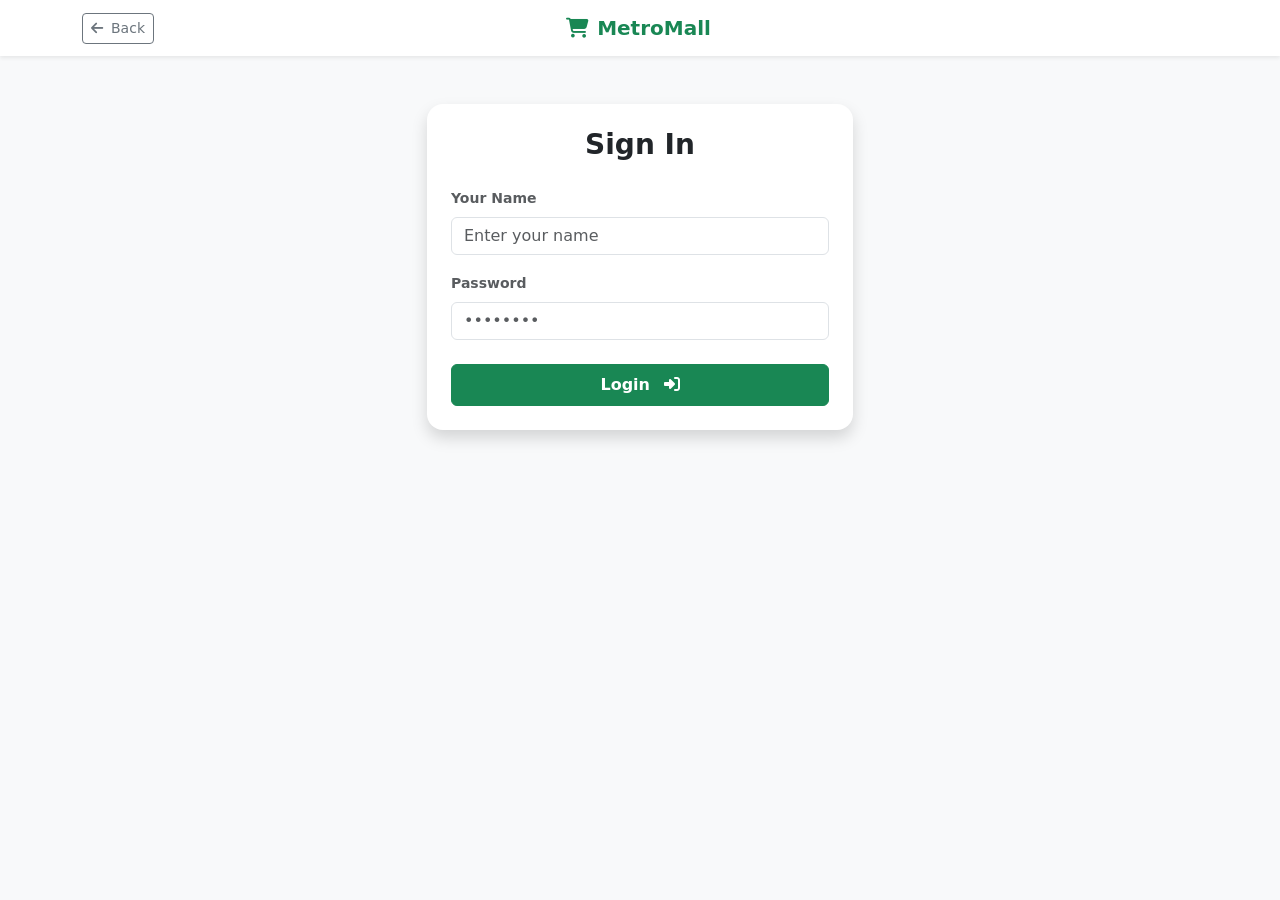
<file: login.html>
<!DOCTYPE html>
<html lang="en">
<head>
    <meta charset="UTF-8">
    <meta name="viewport" content="width=device-width, initial-scale=1.0">
    <title>Account - MetroMall</title>
    <link href="https://cdn.jsdelivr.net/npm/bootstrap@5.3.3/dist/css/bootstrap.min.css" rel="stylesheet">
    <link href="https://cdnjs.cloudflare.com/ajax/libs/font-awesome/6.5.2/css/all.min.css" rel="stylesheet">
</head>
<body class="bg-light">

    <nav class="navbar navbar-light bg-white shadow-sm mb-4">
        <div class="container d-flex justify-content-between align-items-center">
            <a href="#" onclick="history.back(); return false;" class="btn btn-outline-secondary btn-sm d-flex align-items-center gap-2">
                <i class="fa-solid fa-arrow-left"></i> <span>Back</span>
            </a>
            <a class="navbar-brand fw-bold text-success m-0" href="index.html">
                <i class="fa-solid fa-cart-shopping me-2"></i>MetroMall
            </a>
            <div style="width: 75px;" class="d-none d-md-block"></div>
        </div>
    </nav>

    <div class="container my-5" style="max-width: 450px;">
        
        <div id="login-state" class="card shadow border-0 p-4 bg-white rounded-4">
            <h3 class="fw-bold text-center mb-4">Sign In</h3>
            <form id="profileLoginForm">
                <div class="mb-3">
                    <label class="form-label small fw-bold text-muted">Your Name</label>
                    <input type="text" id="usernameInput" class="form-control" placeholder="Enter your name" required>
                </div>
                <div class="mb-4">
                    <label class="form-label small fw-bold text-muted">Password</label>
                    <input type="password" class="form-control" placeholder="••••••••" required>
                </div>
                <button type="submit" class="btn btn-success w-100 fw-bold py-2">
                    Login <i class="fa-solid fa-right-to-bracket ms-2"></i>
                </button>
            </form>
        </div>

        <div id="dashboard-state" class="card shadow border-0 p-4 text-center bg-white rounded-4 d-none">
            <div class="mb-3 d-flex justify-content-center">
                <div class="rounded-circle bg-success bg-opacity-10 d-flex align-items-center justify-content-center shadow-sm" style="width: 100px; height: 100px;">
                    <i class="fa-solid fa-circle-user fs-1 text-success"></i>
                </div>
            </div>
            <h3 class="fw-bold mb-1" id="display-name">User</h3>
            <p class="text-muted small mb-4">Premium Member</p>
            
            <hr class="opacity-25 my-3">
            
            <div class="d-flex flex-column gap-2 mt-4">
                <a href="index.html" class="btn btn-outline-success w-100 fw-bold">Continue Shopping</a>
                <button class="btn btn-danger w-100 fw-bold mt-2" onclick="logoutUser()">
                    Log Out <i class="fa-solid fa-right-from-bracket ms-2"></i>
                </button>
            </div>
        </div>

    </div>

    <script>
        document.addEventListener("DOMContentLoaded", () => {
            checkLoginState();

            // Handle when the login form is submitted
            const loginForm = document.getElementById('profileLoginForm');
            if (loginForm) {
                loginForm.addEventListener('submit', (e) => {
                    e.preventDefault();
                    const name = document.getElementById('usernameInput').value;
                    
                    // Save to browser memory
                    localStorage.setItem('isLoggedIn', 'true');
                    localStorage.setItem('username', name);
                    
                    // Refresh view interface immediately
                    checkLoginState();
                });
            }
        });

        function checkLoginState() {
            const isLoggedIn = localStorage.getItem('isLoggedIn');
            const username = localStorage.getItem('username');
            
            const loginBox = document.getElementById('login-state');
            const dashboardBox = document.getElementById('dashboard-state');
            const displayName = document.getElementById('display-name');

            if (isLoggedIn === 'true' && username) {
                // User is logged in: Show Dashboard, Hide Login Form
                if(loginBox) loginBox.classList.add('d-none');
                if(dashboardBox) dashboardBox.classList.remove('d-none');
                if(displayName) displayName.innerText = username;
            } else {
                // User is logged out: Show Login Form, Hide Dashboard
                if(loginBox) loginBox.classList.remove('d-none');
                if(dashboardBox) dashboardBox.classList.add('d-none');
            }
        }

        function logoutUser() {
            localStorage.removeItem('isLoggedIn');
            localStorage.removeItem('username');
            window.location.reload(); // Refresh to go back to clean login form
        }
    </script>
</body>
</html>
</file>
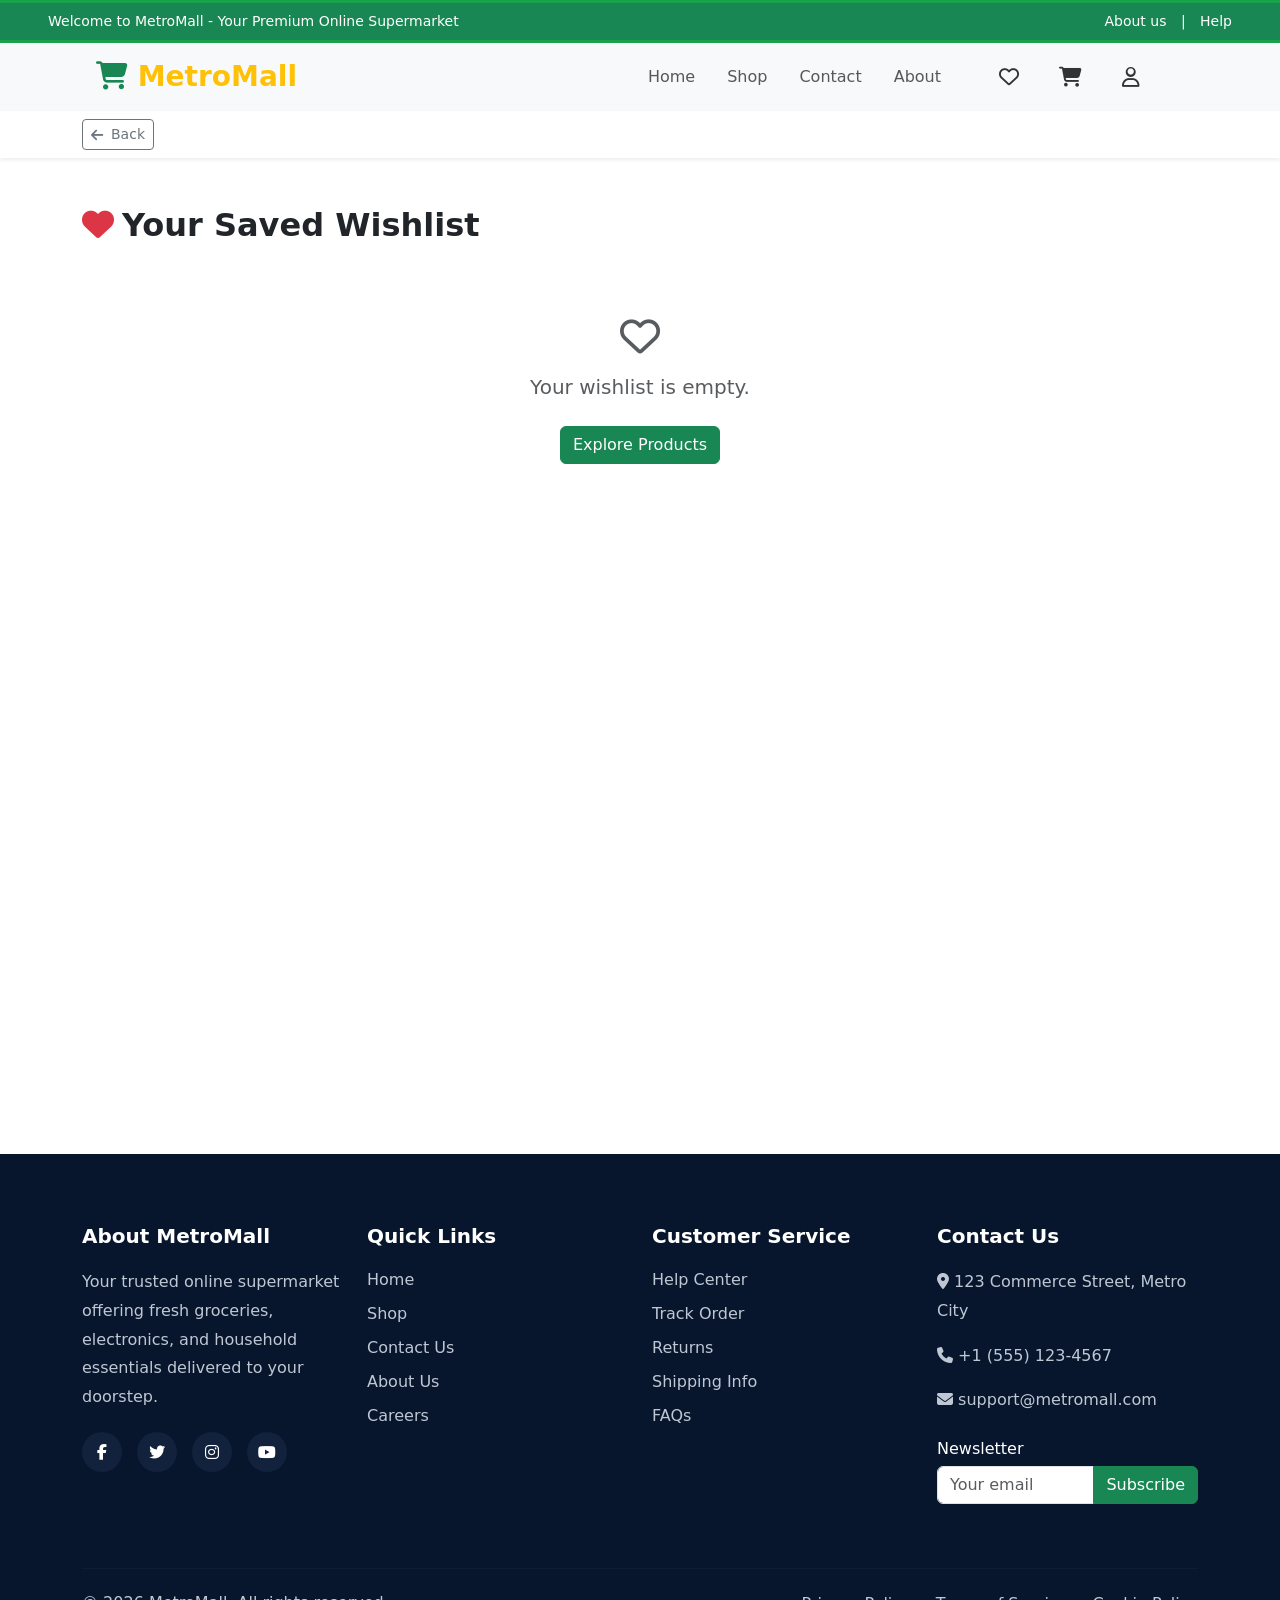
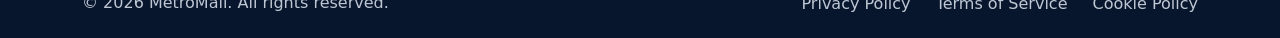
<file: wishlist.html>
<!doctype html>
<html lang="en">
  <head>
    <meta charset="UTF-8" />
    <meta name="viewport" content="width=device-width, initial-scale=1.0" />
    <title>METROMALL-Wishlist</title>
    <link
      href="https://cdn.jsdelivr.net/npm/bootstrap@5.3.3/dist/css/bootstrap.min.css"
      rel="stylesheet"
    />
    <link
      href="https://cdnjs.cloudflare.com/ajax/libs/font-awesome/6.5.2/css/all.min.css"
      rel="stylesheet"
    />
    <link rel="stylesheet" href="style.css">
  </head>
  <body>
    <section class="top-bar">
      <div
        class="container-fluid px-lg-5 px-3 d-flex justify-content-between bg-success p-2">
        <span>Welcome to MetroMall - Your Premium Online Supermarket</span>

        <div>
          <a href="#footer-about">About us</a>
          <a href="#">|</a>
          <a href="#">Help</a>
        </div>
      </div>
    </section>
    <nav class="navbar navbar-expand-lg navbar-light bg-light">
      <div class="container px-lg-5 px-3 d-flex align-items-center justify-content-between ms-5">

        <a class="navbar-brand fw-bold fs-3 text-warning mr-2" href="index.html">
          <i class="fa-solid fa-cart-shopping text-success "></i>
          MetroMall
        </a>
        <button
          class="navbar-toggler"
          type="button"
          data-bs-toggle="collapse"
          data-bs-target="#navbarNav"
          aria-controls="navbarNav"
          aria-expanded="false"
          aria-label="Toggle navigation"
        >
          <span class="navbar-toggler-icon"></span>
        </button>
        <div class="collapse navbar-collapse" id="navbarNav">
          <ul class="navbar-nav ms-auto gap-3">
            <li class="nav-item">
              <a class="nav-link" href="index.html">Home</a>
            </li>
            <li class="nav-item">
              <a class="nav-link" href="shop.html">Shop</a>
            </li>
            <li class="nav-item">
              <a class="nav-link" href="contact.html">Contact</a>
            </li>
            <li class="nav-item">
              <a class="nav-link" href="#footer-about">About</a>
            </li>
          </ul>
        </div>
        <div class="navbar-icons">

    <a href="wishlist.html" >
        <i class="fa-regular fa-heart mt-1"></i>
    </a>

    <a href="cart.html" class="position-relative">
    <i class="fa-solid fa-cart-shopping mt-1"></i>
    <span id="cart-badge" class="position-absolute top-0 start-100 translate-middle badge rounded-pill bg-danger" style="font-size: 0.65rem; display: none;">
        0
    </span>
    <a href="login.html" id="navbar-user-link">
    <i class="fa-regular fa-user"></i>
</a>

        </div>
      </div>
    </nav>
    <nav class="navbar navbar-light bg-white shadow-sm mb-4">
    <div class="container d-flex justify-content-between align-items-center">
        <a href="#" onclick="history.back(); return false;" class="btn btn-outline-secondary btn-sm d-flex align-items-center gap-2">
    <i class="fa-solid fa-arrow-left"></i> <span>Back</span>
</a>
        <div style="width: 75px;" class="d-none d-md-block"></div>
    </div>
</nav>

    <div class="container my-5 min-vh-100">
        <h2 class="fw-bold mb-4"><i class="fa-solid fa-heart text-danger me-2"></i>Your Saved Wishlist</h2>
        
        <div id="wishlist-container" class="row g-4">
            <p class="text-muted col-12">Loading your saved favorites...</p>
        </div>
    </div>

    <!--footer-->
    <footer class="footer">
    <div class="container">

        <div class="row">

            <!-- About -->
            <div class="col-lg-3 col-md-6 mb-4" id="footer-about">
                <h5>About MetroMall</h5>

                <p>
                    Your trusted online supermarket offering
                    fresh groceries, electronics, and household
                    essentials delivered to your doorstep.
                </p>

                <div class="social-icons">
                    <a href="#"><i class="fab fa-facebook-f"></i></a>
                    <a href="#"><i class="fab fa-twitter"></i></a>
                    <a href="#"><i class="fab fa-instagram"></i></a>
                    <a href="#"><i class="fab fa-youtube"></i></a>
                </div>
            </div>

            <!-- Quick Links -->
            <div class="col-lg-3 col-md-6 mb-4">
                <h5>Quick Links</h5>

                <ul class="footer-links">
                    <li><a href="index.html">Home</a></li>
                    <li><a href="shop.html">Shop</a></li>
                    <li><a href="contact.html">Contact Us</a></li>
                    <li><a href="#footer-about">About Us</a></li>
                    <li><a href="career.html">Careers</a></li>
                </ul>
            </div>

            <!-- Customer Service -->
            <div class="col-lg-3 col-md-6 mb-4">
                <h5>Customer Service</h5>

                <ul class="footer-links">
                    <li><a href="#">Help Center</a></li>
                    <li><a href="#">Track Order</a></li>
                    <li><a href="#">Returns</a></li>
                    <li><a href="#">Shipping Info</a></li>
                    <li><a href="#">FAQs</a></li>
                </ul>
            </div>

            <!-- Contact -->
            <div class="col-lg-3 col-md-6 mb-4">
                <h5>Contact Us</h5>

                <p>
                    <i class="fas fa-location-dot"></i>
                    123 Commerce Street, Metro City
                </p>

                <p>
                    <i class="fas fa-phone"></i>
                    +1 (555) 123-4567
                </p>

                <p>
                    <i class="fas fa-envelope"></i>
                    support@metromall.com
                </p>

                <h6 class="mt-4">Newsletter</h6>

                <div class="input-group">
                    <input type="email"
                           class="form-control"
                           placeholder="Your email">

                    <button class="btn btn-success">
                        Subscribe
                    </button>
                </div>
            </div>

        </div>

        <hr>

        <div class="footer-bottom">

            <p>
                © 2026 MetroMall. All rights reserved.
            </p>

            <div>
                <a href="#">Privacy Policy</a>
                <a href="#">Terms of Service</a>
                <a href="#">Cookie Policy</a>
            </div>

        </div>

    </div>
</footer>
<div class="modal fade" id="loginModal" tabindex="-1" aria-labelledby="loginModalLabel" aria-hidden="true">
    <div class="modal-dialog modal-dialog-centered" style="max-width: 400px;">
        <div class="modal-content border-0 shadow p-3">
            <div class="modal-header border-0 justify-content-center position-relative">
                <h4 class="modal-title fw-bold text-center w-100" id="loginModalLabel">Welcome Back</h4>
                <button type="button" class="btn-close position-absolute end-0 top-0 mt-2 me-2" data-bs-dismiss="modal" aria-label="Close"></button>
            </div>
            <div class="modal-body text-center">
                <form id="loginForm">
                    <div class="mb-3 text-start">
                        <label class="form-label small fw-bold text-muted">Your Name</label>
                        <input type="text" id="loginUsername" class="form-control" placeholder="Enter your name" required>
                    </div>
                    <div class="mb-4 text-start">
                        <label class="form-label small fw-bold text-muted">Password</label>
                        <input type="password" class="form-control" placeholder="••••••••" required>
                    </div>
                    <button type="submit" class="btn btn-success w-100 fw-bold py-2">
                        Sign In <i class="fa-solid fa-right-to-bracket ms-2"></i>
                    </button>
                </form>
            </div>
        </div>
    </div>
</div>

    <script src="https://cdn.jsdelivr.net/npm/bootstrap@5.3.3/dist/js/bootstrap.bundle.min.js"></script>
    <script src="wishlist.js"></script>
    <script src="script.js"></script>
  </body>
</html>
</file>
<file: style.css>
.top-bar{
    background-color:#16a34a;
    color:white;
    font-size:14px;
    padding:3px 0;
    margin: auto;
}

.top-bar a{
    color:white;
    text-decoration:none;
    margin-left:10px;
}
.navbar{
    position: sticky;
    top: 0;
    z-index: 1000;
}
.navbar-icons{
    display:flex;
    gap:40px;
    margin-left:50px;
}

.navbar-icons a{
    color:#333;
    font-size:20px;
    transition:.3s;
}

.navbar-icons a:hover{
    color:#16a34a;


}

.hero-banner{
    overflow:hidden;

    background:
    linear-gradient(
        135deg,
        #15803d,
        #166534
    );

    padding:70px 0px;
}

.hero-tag{
    display:inline-block;
    background:rgba(255,255,255,.15);
    color:white;

    padding:8px 10px;

    border-radius:50px;

    margin-bottom:20px;
}

.hero-banner h1{
    color:white;

    font-size:2rem;

    font-weight:700;

    line-height:1.2;

    margin-bottom:20px;
}

.hero-banner p{
    color:#d1fae5;

    font-size:1.1rem;

    max-width:550px;

    margin-bottom:30px;
}

.hero-buttons{
    display:flex;
    gap:15px;
}

.hero-image-wrapper{
    position:relative;
}

.hero-image{
    max-height:500px;
    object-fit:contain;

}

.discount-badge{
    position:absolute;

    top:20px;
    right:50px;

    width:120px;
    height:120px;

    background:#f97316;

    border-radius:50%;

    color:white;

    display:flex;

    flex-direction:column;

    align-items:center;

    justify-content:center;

    font-weight:bold;

    box-shadow:
    0 10px 30px rgba(0,0,0,.2);
}

.discount-badge span{
    font-size:2rem;
}
.featured-header{
    padding:80px 0 40px;
    margin-bottom:30px;
}

.section-tag{
    display:inline-block;

    background:#dcfce7;
    color:#16a34a;

    padding:8px 16px;

    border-radius:50px;

    font-size:14px;
    font-weight:600;

    margin-bottom:15px;
}

.section-title{
    font-size:42px;
    font-weight:700;
    color:#111827;

    margin-bottom:15px;
}

.section-description{
    color:#6b7280;
    font-size:18px;
    max-width:600px;
    margin:0;
}
.section-header{
    display:flex;
    justify-content:space-between;
    align-items:center;
    margin-bottom:30px;
}

.product-card{
    background:white;
    border-radius:20px;
    overflow:hidden;
    box-shadow:0 5px 15px rgba(0,0,0,.08);
    transition:.3s;
}

.footer{
    width:100%;
    background:#07162d;
    color:white;
    padding:70px 0 20px;
}

.footer h5{
    font-weight:600;
    margin-bottom:20px;
}

.footer p{
    color:#bfc7d4;
    line-height:1.8;
}

.footer-links{
    list-style:none;
    padding:0;
}

.footer-links li{
    margin-bottom:10px;
}

.footer-links a{
    color:#bfc7d4;
    text-decoration:none;
    transition:.3s;
}

.footer-links a:hover{
    color:#16a34a;
}

.social-icons{
    margin-top:20px;
}

.social-icons a{
    width:40px;
    height:40px;
    background:#12213c;
    display:inline-flex;
    align-items:center;
    justify-content:center;
    border-radius:50%;
    color:white;
    margin-right:10px;
    text-decoration:none;
    transition:.3s;
}

.social-icons a:hover{
    background:#16a34a;
}

.footer hr{
    border-color:#24324d;
    margin:40px 0 20px;
}

.footer-bottom{
    display:flex;
    justify-content:space-between;
    align-items:center;
    flex-wrap:wrap;
}

.footer-bottom p{
    margin:0;
}

.footer-bottom a{
    color:#bfc7d4;
    text-decoration:none;
    margin-left:20px;
}

.footer-bottom a:hover{
    color:#16a34a;
}



/* ==========================
LARGE DESKTOP (1440px+)
========================== */

@media (min-width: 1440px){
.page-container{
    max-width:1512px;
    margin:auto;
    padding:0 40px;
}
.navbar logo{
    padding-left: 5px;

}

.hero-banner{
    padding:90px 80px;
}

.hero-banner h1{
    font-size:4.5rem;
}

.product-card img{
    height:250px;
}

}

/* ==========================
TABLET (768px - 1024px)
========================== */

@media (max-width:1024px){
.navbar{
    padding:15px 20px;
}
.navbar-icons{
    margin-left: 0;
    margin-top: 10px;
}

.search-box{
    width:250px;
}

.hero-banner{
    padding:60px 40px;
    text-align:center;
}

.hero-banner h1{
    font-size:3rem;
}

.hero-buttons{
    justify-content:center;
}

.hero-image{
    margin-top:30px;
    max-height:350px;
}

.section-title{
    font-size:32px;
}

.product-card img{
    height:250px;
}

.footer{
    text-align:center;
}

.footer-bottom{
    flex-direction:column;
    gap:15px;
}
.map-box h2{
    text-align: center;
}
.map-box{
    width: 530px;
    justify-content: center;
    align-items: center;
}
.mt-3 {
    text-align: center;
}
.col-lg-5{
    margin-top: 10px;
}
.contact-card p{
    font-size: x-small;
}
}

/* ==========================
MOBILE (360px - 767px)
========================== */

@media (max-width:767px){
.page-container{
    padding:0 15px;
}

.navbar-brand{
    font-size:1.3rem;
}
.navbar{
    padding-left: 5px;
    
}

.search-box{
    width:100%;
    margin-top:10px;
}

.navbar-icons{
    margin-top:15px;
    justify-content:center;
    margin-left:0;
}

.hero-banner{
    padding:40px 20px;
    text-align:center;
    border-radius:20px;
}

.hero-banner h1{
    font-size:2rem;
    line-height:1.3;
}

.hero-banner p{
    font-size:14px;
}

.hero-buttons{
    flex-direction:column;
    gap:10px;
}

.hero-buttons .btn{
    width:100%;
}

.hero-image{
    max-height:250px;
    margin-top:25px;
}


.discount-badge{
    width:70px;
    height:70px;
    font-size:12px;
}

.discount-badge span{
    font-size:1.2rem;
}

.section-title{
    font-size:26px;
}

.section-description{
    font-size:14px;
}

.category-card{
    padding:20px;
}

.category-card i{
    font-size:24px;
}

.product-card img{
    height:180px;
}

.product-content{
    padding:15px;
}

.product-content h5{
    font-size:16px;
}

.new-price{
    font-size:18px;
}

.flash-sale{
    flex-direction:column;
    text-align:center;
    gap:15px;
}

.timer{
    justify-content:center;
}

.footer{
    text-align:center;
}

.footer-bottom{
    flex-direction:column;
    gap:10px;
}

.footer-bottom a{
    margin:0 5px;
}

}


.product-card{
    background:#fff;
    border-radius:15px;
    overflow:hidden;
    box-shadow:0 4px 15px rgba(0,0,0,0.1);
    transition:0.3s;
}

.product-card:hover{
    transform:translateY(-5px);
}

.product-image{
    position:relative;
    
}

.product-image img{
    width:100%;
    height:280px;
    object-fit:cover;
}

.discount-badge{
    position:absolute;
    top:10px;
    left:10px;
    background:red;
    color:white;
    padding:5px 10px;
    border-radius:100px;
    font-size:14px;
    font-weight:bold;
}

.wishlist-btn,
.view-btn{
    position:absolute;
    width:40px;
    height:40px;
    border:none;
    border-radius:50%;
    background:white;
    box-shadow:0 2px 10px rgba(0,0,0,0.15);
    cursor:pointer;
    transition:0.3s;
}

.wishlist-btn{
    top:10px;
    right:10px;
}

.view-btn{
    top:60px;
    right:10px;
}

.wishlist-btn:hover,
.view-btn:hover{
    transform:scale(1.1);
}

.wishlist-btn:hover{
    color:red;
}

.product-content{
    padding:15px;
}

.old-price{
    text-decoration:line-through;
    color:gray;
    margin-left:10px;
}
.contact-hero{
    background:linear-gradient(135deg,#16a34a,#15803d);
    color:white;
}

.contact-hero h1{
    font-size:3rem;
    font-weight:700;
}

.contact-card{
    background:white;
    padding:30px;
    border-radius:20px;
    box-shadow:0 5px 15px rgba(0,0,0,.08);
}

.contact-card i{
    font-size:35px;
    color:#16a34a;
    margin-bottom:15px;
}

.contact-form,
.map-box{
    background:white;
    padding:30px;
    border-radius:20px;
    box-shadow:0 5px 15px rgba(0,0,0,.08);
}

.support-section{
    background:#f8fafc;
}

.support-section i{
    font-size:40px;
    color:#16a34a;
    margin-bottom:15px;
}

@media(max-width:768px){

    .contact-hero h1{
        font-size:2.2rem;
    }

    .map-box{
        margin-top:25px;
    }
}
/* ==========================
CAREERS PAGE SECTION
========================== */
.careers-section {
    padding: 80px 0;
    background-color: #f8fafc; /* Subtle light background to separate it from pure white components */
}

.careers-header {
    margin-bottom: 60px;
}

/* Values Grid Styles */
.values-grid {
    margin-bottom: 80px;
}

.value-card {
    background: white;
    padding: 40px 30px;
    border-radius: 20px;
    box-shadow: 0 4px 15px rgba(0, 0, 0, 0.04);
    text-align: center;
    transition: transform 0.3s ease, box-shadow 0.3s ease;
    height: 100%;
}

.value-card:hover {
    transform: translateY(-5px);
    box-shadow: 0 10px 25px rgba(0, 0, 0, 0.08);
}

.value-icon {
    width: 60px;
    height: 60px;
    background-color: #dcfce7;
    color: #16a34a;
    border-radius: 50%;
    display: inline-flex;
    align-items: center;
    justify-content: center;
    font-size: 24px;
    margin-bottom: 20px;
}

.value-card h5 {
    font-weight: 700;
    color: #111827;
    margin-bottom: 12px;
}

.value-card p {
    color: #4b5563;
    font-size: 15px;
    line-height: 1.6;
    margin: 0;
}

/* Job Openings Container & Cards */
.openings-container {
    max-width: 900px;
    margin: 0 auto;
}

.job-card {
    background: white;
    border-radius: 16px;
    padding: 25px 35px;
    margin-bottom: 20px;
    box-shadow: 0 4px 12px rgba(0, 0, 0, 0.03);
    transition: border-color 0.3s, transform 0.2s;
    border: 1px solid transparent;
}

.job-card:hover {
    border-color: #16a34a;
    transform: scale(1.01);
}

.job-info h4 {
    font-weight: 700;
    font-size: 1.25rem;
    color: #111827;
    margin-bottom: 6px;
}

.bg-success-light {
    background-color: #dcfce7;
    font-weight: 600;
    font-size: 12px;
    padding: 6px 12px;
    border-radius: 50px;
}

.btn-apply {
    background-color: transparent;
    color: #16a34a;
    border: 2px solid #16a34a;
    font-weight: 600;
    border-radius: 50px;
    padding: 10px 24px;
    transition: 0.3s;
}

.btn-apply:hover {
    background-color: #16a34a;
    color: white;
    transform: translateX(3px);
}

/* Responsive adjustments for Mobile viewports */
@media (max-width: 767px) {
    .job-card {
        padding: 20px;
        flex-direction: column;
        align-items: flex-start !important;
        gap: 20px;
    }
    
    .job-action, .btn-apply {
        width: 100%;
        text-align: center;
    }
}
/* ==========================
FLASH SALE BANNER STYLING
========================== */
.flash-left-side {
    background: linear-gradient(135deg, #15803d 0%, #052e16 100%);
    position: relative;
    overflow: hidden;
}

/* Subtle background glowing orb effect */
.flash-left-side::before {
    content: '';
    position: absolute;
    top: -50%;
    right: -20%;
    width: 300px;
    height: 300px;
    background: rgba(22, 163, 74, 0.2);
    filter: blur(80px);
    border-radius: 50%;
}

.fw-black {
    font-weight: 900;
}

.max-width-450 {
    max-width: 450px;
}

/* Countdown Elements */
.countdown-box {
    background: rgba(255, 255, 255, 0.1);
    border: 1px solid rgba(255, 255, 255, 0.15);
    backdrop-filter: blur(4px);
    border-radius: 12px;
    min-width: 75px;
    padding: 12px 8px;
    transition: transform 0.3s;
}

.countdown-box:hover {
    transform: translateY(-3px);
    background: rgba(255, 255, 255, 0.15);
}

.time-num {
    display: block;
    font-size: 1.75rem;
    font-weight: 800;
    line-height: 1;
    color: #facc15; /* Yellow Accent */
}

.time-label {
    font-size: 0.75rem;
    text-transform: uppercase;
    opacity: 0.75;
    letter-spacing: 0.05em;
    font-weight: 600;
}

.countdown-divider {
    font-size: 1.75rem;
    font-weight: 700;
    color: rgba(255, 255, 255, 0.4);
    align-self: center;
}

/* Micro-animations */
.pulse-dot {
    width: 8px;
    height: 8px;
    background-color: #ef4444;
    border-radius: 50%;
    animation: flash-pulse 1.5s infinite ease-in-out;
}

@keyframes flash-pulse {
    0% { transform: scale(0.9); opacity: 0.4; }
    50% { transform: scale(1.2); opacity: 1; }
    100% { transform: scale(0.9); opacity: 0.4; }
}

.hover-lift {
    transition: transform 0.2s, box-shadow 0.2s;
}
.hover-lift:hover {
    transform: translateY(-2px);
    box-shadow: 0 8px 20px rgba(250, 204, 21, 0.3) !important;
}

.flash-right-side img {
    min-height: 400px;
}

.flash-overlay-gradient {
    position: absolute;
    top: 0;
    left: 0;
    width: 100%;
    height: 100%;
    background: linear-gradient(to right, rgba(5, 46, 22, 0.4), transparent);
    z-index: 1;
}

@media (max-width: 767px) {
    .countdown-wrapper {
        gap: 8px !important;
    }
    .countdown-box {
        min-width: 60px;
        padding: 8px 4px;
    }
    .time-num {
        font-size: 1.3rem;
    }
    .countdown-divider {
        font-size: 1.3rem;
    }
}
</file>
